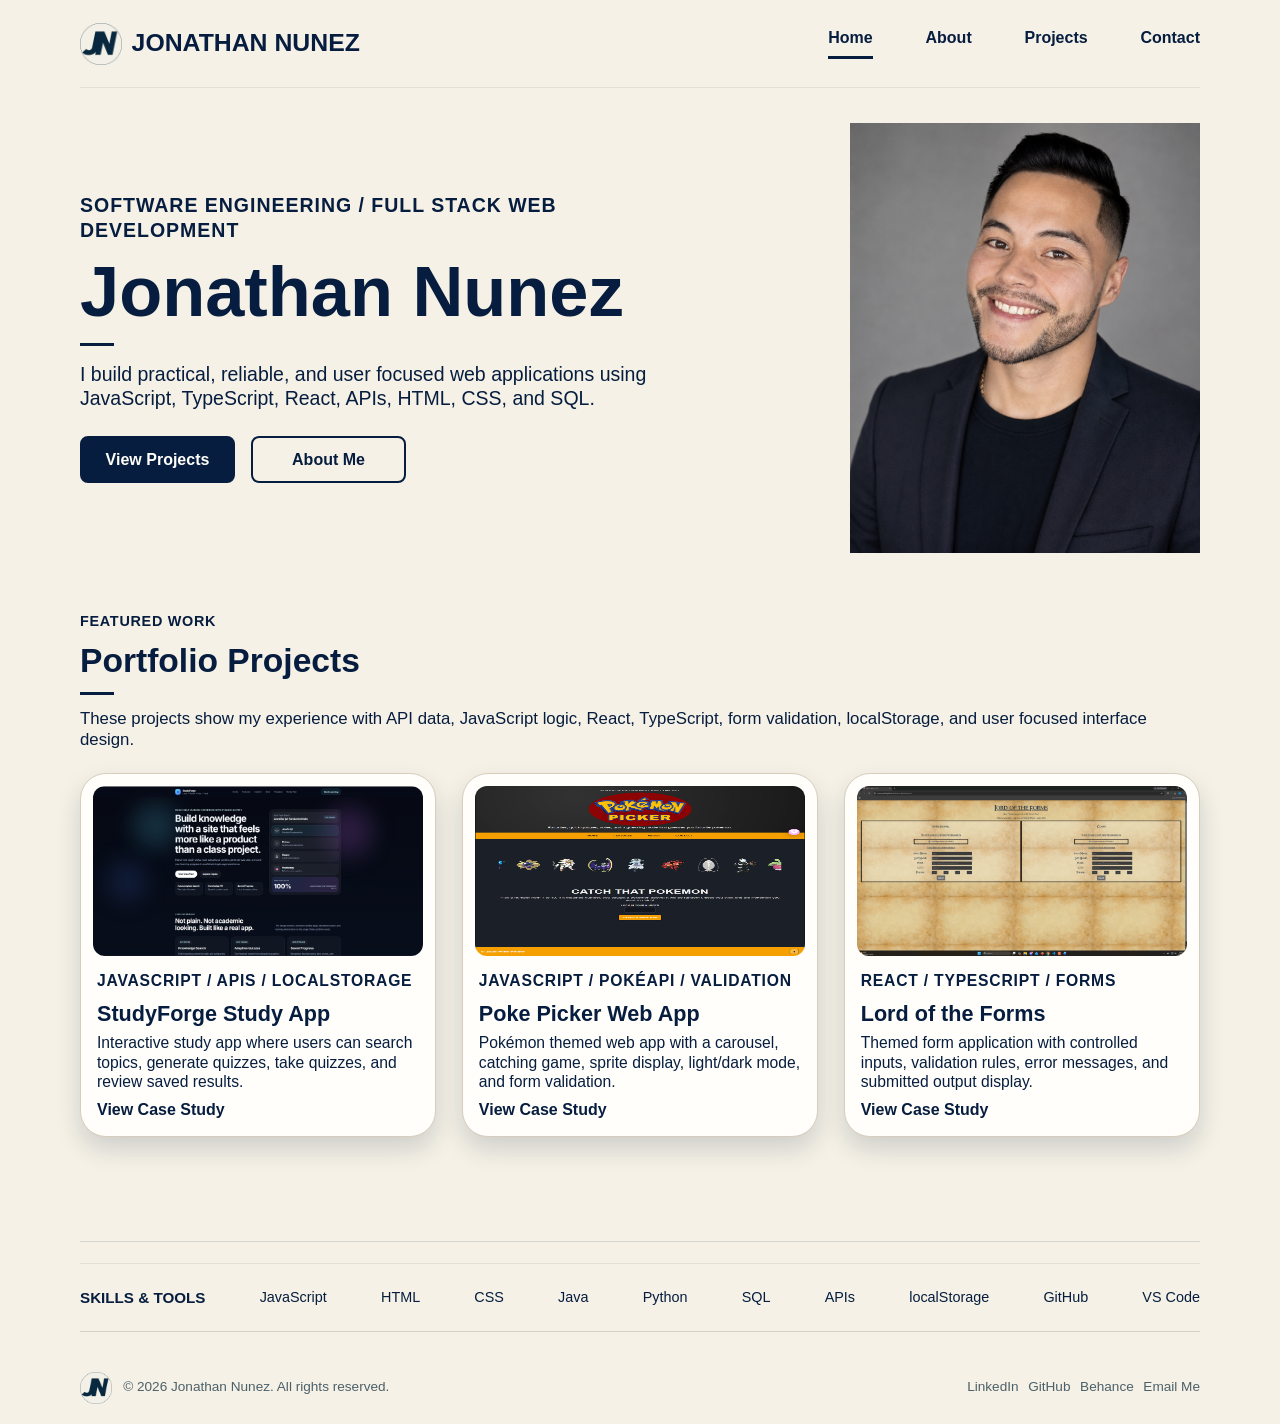
<file: index.html>
<!doctype html>
<html lang="en">
  <head>
    <meta charset="UTF-8" />
    <meta name="viewport" content="width=device-width, initial-scale=1.0" />

    <meta
      name="description"
      content="Portfolio website for Jonathan Nunez, a full stack web developer focused on software engineering, practical web applications, and user focused interface design."
    />

    <title>Jonathan Nunez | Full Stack Web Developer</title>

    <link rel="stylesheet" href="css/styles.css" />
    <script src="js/main.js" defer></script>
  </head>

  <body>
    <header class="site-header">
      <a href="index.html" class="logo-link" aria-label="Jonathan Nunez home">
        <img
          src="assets/images/jn-logo.png"
          alt="Jonathan Nunez logo"
          class="site-logo"
        />
      </a>

      <nav class="site-nav" aria-label="Main navigation">
        <a href="index.html">Home</a>
        <a href="about.html">About</a>
        <a href="projects.html">Projects</a>
        <a href="contact.html">Contact</a>
      </nav>
    </header>

    <main>
      <section class="hero-section">
        <div class="hero-text">
          <p class="eyebrow">
            Software Engineering / Full Stack Web Development
          </p>

          <h1>Jonathan Nunez</h1>

          <p>
            I build practical, reliable, and user focused web applications using
            JavaScript, TypeScript, React, APIs, HTML, CSS, and SQL.
          </p>

          <div class="button-row">
            <a href="projects.html" class="button primary-button"
              >View Projects</a
            >
            <a href="about.html" class="button secondary-button">About Me</a>
          </div>
        </div>

        <div class="hero-image-card">
          <img
            src="assets/images/headshot.png"
            alt="Headshot of Jonathan Nunez"
          />
        </div>
      </section>

      <section class="intro-section">
        <h2>Full Stack Web Developer</h2>

        <p>
          I am a Navy veteran completing my full stack web development degree at
          Arizona State University. My work focuses on building clean,
          organized, and useful web applications for real users.
        </p>
      </section>

      <section class="featured-section">
        <div class="section-heading">
          <p class="eyebrow">Featured Work</p>
          <h2>Portfolio Projects</h2>
          <p>
            These projects show my experience with API data, JavaScript logic,
            React, TypeScript, form validation, localStorage, and user focused
            interface design.
          </p>
        </div>

        <div class="project-grid">
          <article class="project-card">
            <img
              src="assets/images/projects/studyforge/studyforge-1.png"
              alt="StudyForge study app screenshot"
            />

            <div class="project-card-content">
              <p class="project-type">JavaScript / APIs / localStorage</p>
              <h3>StudyForge Study App</h3>
              <p>
                Interactive study app where users can search topics, generate
                quizzes, take quizzes, and review saved results.
              </p>
              <a href="case-studies/studyforge.html">View Case Study</a>
            </div>
          </article>

          <article class="project-card">
            <img
              src="assets/images/projects/poke-picker/poke-picker-1.png"
              alt="Poke Picker web app screenshot"
            />

            <div class="project-card-content">
              <p class="project-type">JavaScript / PokéAPI / Validation</p>
              <h3>Poke Picker Web App</h3>
              <p>
                Pokémon themed web app with a carousel, catching game, sprite
                display, light/dark mode, and form validation.
              </p>
              <a href="case-studies/poke-picker.html">View Case Study</a>
            </div>
          </article>

          <article class="project-card">
            <img
              src="assets/images/projects/lord-of-the-forms/lord-forms-1.png"
              alt="Lord of the Forms app screenshot"
            />

            <div class="project-card-content">
              <p class="project-type">React / TypeScript / Forms</p>
              <h3>Lord of the Forms</h3>
              <p>
                Themed form application with controlled inputs, validation
                rules, error messages, and submitted output display.
              </p>
              <a href="case-studies/lord-of-the-forms.html">View Case Study</a>
            </div>
          </article>
        </div>
      </section>
    </main>

    <footer class="site-footer">
      <div class="footer-skills">
        <strong>Skills &amp; Tools</strong>
        <span>JavaScript</span>
        <span>HTML</span>
        <span>CSS</span>
        <span>Java</span>
        <span>Python</span>
        <span>SQL</span>
        <span>APIs</span>
        <span>localStorage</span>
        <span>GitHub</span>
        <span>VS Code</span>
      </div>

      <div class="footer-bottom">
        <div class="footer-brand">
          <img src="../assets/images/jn-logo.png" alt="Jonathan Nunez logo" />
          <p>© 2026 Jonathan Nunez. All rights reserved.</p>
        </div>

        <div class="footer-links">
          <a
            href="https://www.linkedin.com/in/jonathanxnunez/"
            target="_blank"
            rel="noopener noreferrer"
            >LinkedIn</a
          >
          <a
            href="https://github.com/jonnunez03"
            target="_blank"
            rel="noopener noreferrer"
            >GitHub</a
          >
          <a
            href="https://www.behance.net/jonathannunez20"
            target="_blank"
            rel="noopener noreferrer"
            >Behance</a
          >
          <a href="mailto:Jonathan_nunez@live.com">Email Me</a>
        </div>
      </div>
    </footer>
  </body>
</html>
</file>
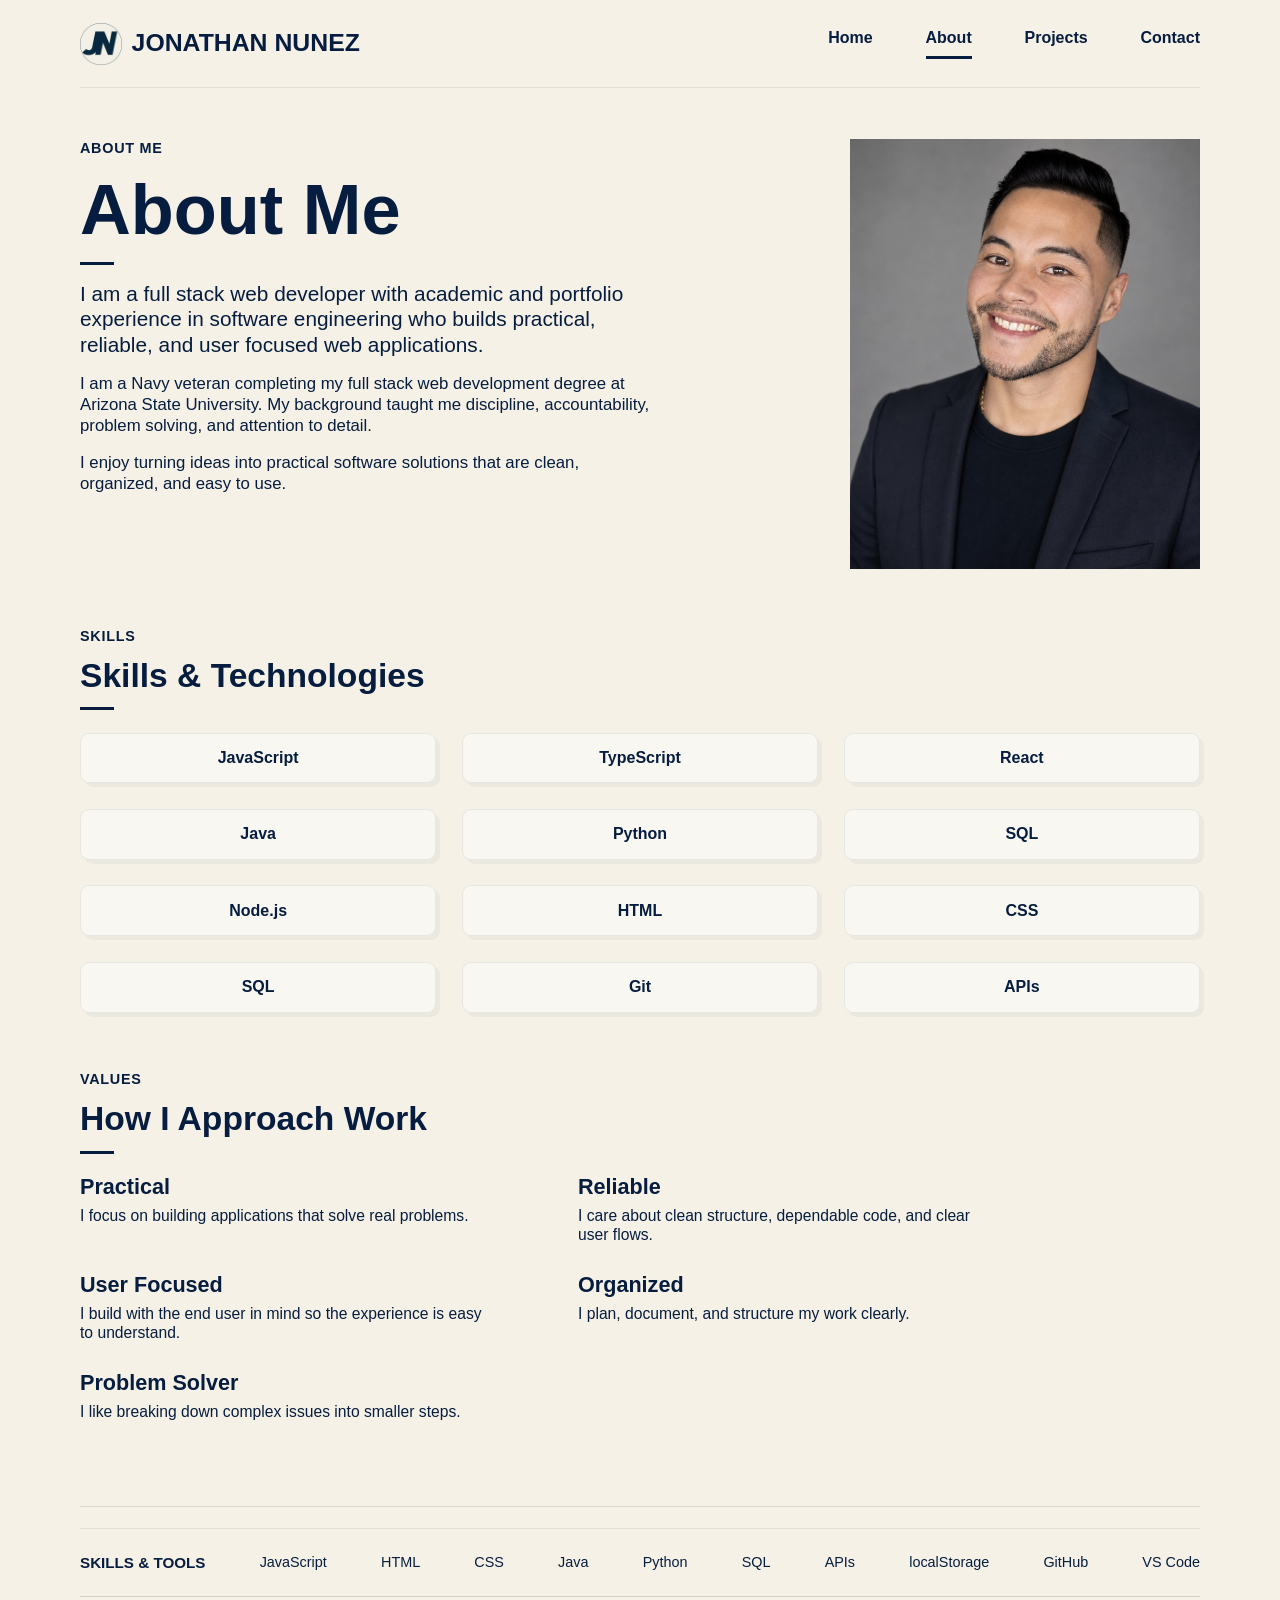
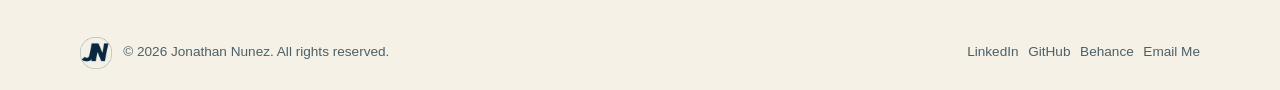
<file: about.html>
<!doctype html>
<html lang="en">
  <head>
    <meta charset="UTF-8" />
    <meta name="viewport" content="width=device-width, initial-scale=1.0" />

    <meta
      name="description"
      content="About Jonathan Nunez, a Navy veteran and full stack web developer focused on practical, reliable, and user focused web applications."
    />

    <title>About | Jonathan Nunez</title>

    <link rel="stylesheet" href="css/styles.css" />
    <script src="js/main.js" defer></script>
  </head>

  <body>
    <header class="site-header">
      <a href="index.html" class="logo-link" aria-label="Jonathan Nunez home">
        <img
          src="assets/images/jn-logo.png"
          alt="Jonathan Nunez logo"
          class="site-logo"
        />
      </a>

      <nav class="site-nav" aria-label="Main navigation">
        <a href="index.html">Home</a>
        <a href="about.html">About</a>
        <a href="projects.html">Projects</a>
        <a href="contact.html">Contact</a>
      </nav>
    </header>

    <main>
      <section class="page-hero two-column">
        <div>
          <p class="eyebrow">About Me</p>

          <h1>About Me</h1>

          <p class="large-text">
            I am a full stack web developer with academic and portfolio
            experience in software engineering who builds practical, reliable,
            and user focused web applications.
          </p>

          <p>
            I am a Navy veteran completing my full stack web development degree
            at Arizona State University. My background taught me discipline,
            accountability, problem solving, and attention to detail.
          </p>

          <p>
            I enjoy turning ideas into practical software solutions that are
            clean, organized, and easy to use.
          </p>
        </div>

        <div class="about-image-card">
          <img
            src="assets/images/headshot.png"
            alt="Headshot of Jonathan Nunez"
          />
        </div>
      </section>

      <section class="section">
        <div class="section-heading">
          <p class="eyebrow">Skills</p>
          <h2>Skills & Technologies</h2>
        </div>

        <div class="skills-grid">
          <span>JavaScript</span>
          <span>TypeScript</span>
          <span>React</span>
          <span>Java</span>
          <span>Python</span>
          <span>SQL</span>
          <span>Node.js</span>
          <span>HTML</span>
          <span>CSS</span>
          <span>SQL</span>
          <span>Git</span>
          <span>APIs</span>
        </div>
      </section>

      <section class="section">
        <div class="section-heading">
          <p class="eyebrow">Values</p>
          <h2>How I Approach Work</h2>
        </div>

        <div class="values-grid">
          <article>
            <h3>Practical</h3>
            <p>I focus on building applications that solve real problems.</p>
          </article>

          <article>
            <h3>Reliable</h3>
            <p>
              I care about clean structure, dependable code, and clear user
              flows.
            </p>
          </article>

          <article>
            <h3>User Focused</h3>
            <p>
              I build with the end user in mind so the experience is easy to
              understand.
            </p>
          </article>

          <article>
            <h3>Organized</h3>
            <p>I plan, document, and structure my work clearly.</p>
          </article>

          <article>
            <h3>Problem Solver</h3>
            <p>I like breaking down complex issues into smaller steps.</p>
          </article>
        </div>
      </section>
    </main>

    <footer class="site-footer">
      <div class="footer-skills">
        <strong>Skills &amp; Tools</strong>
        <span>JavaScript</span>
        <span>HTML</span>
        <span>CSS</span>
        <span>Java</span>
        <span>Python</span>
        <span>SQL</span>
        <span>APIs</span>
        <span>localStorage</span>
        <span>GitHub</span>
        <span>VS Code</span>
      </div>

      <div class="footer-bottom">
        <div class="footer-brand">
          <img src="../assets/images/jn-logo.png" alt="Jonathan Nunez logo" />
          <p>© 2026 Jonathan Nunez. All rights reserved.</p>
        </div>

        <div class="footer-links">
          <a
            href="https://www.linkedin.com/in/jonathanxnunez/"
            target="_blank"
            rel="noopener noreferrer"
            >LinkedIn</a
          >
          <a
            href="https://github.com/jonnunez03"
            target="_blank"
            rel="noopener noreferrer"
            >GitHub</a
          >
          <a
            href="https://www.behance.net/jonathannunez20"
            target="_blank"
            rel="noopener noreferrer"
            >Behance</a
          >
          <a href="mailto:Jonathan_nunez@live.com">Email Me</a>
        </div>
      </div>
    </footer>
  </body>
</html>
</file>
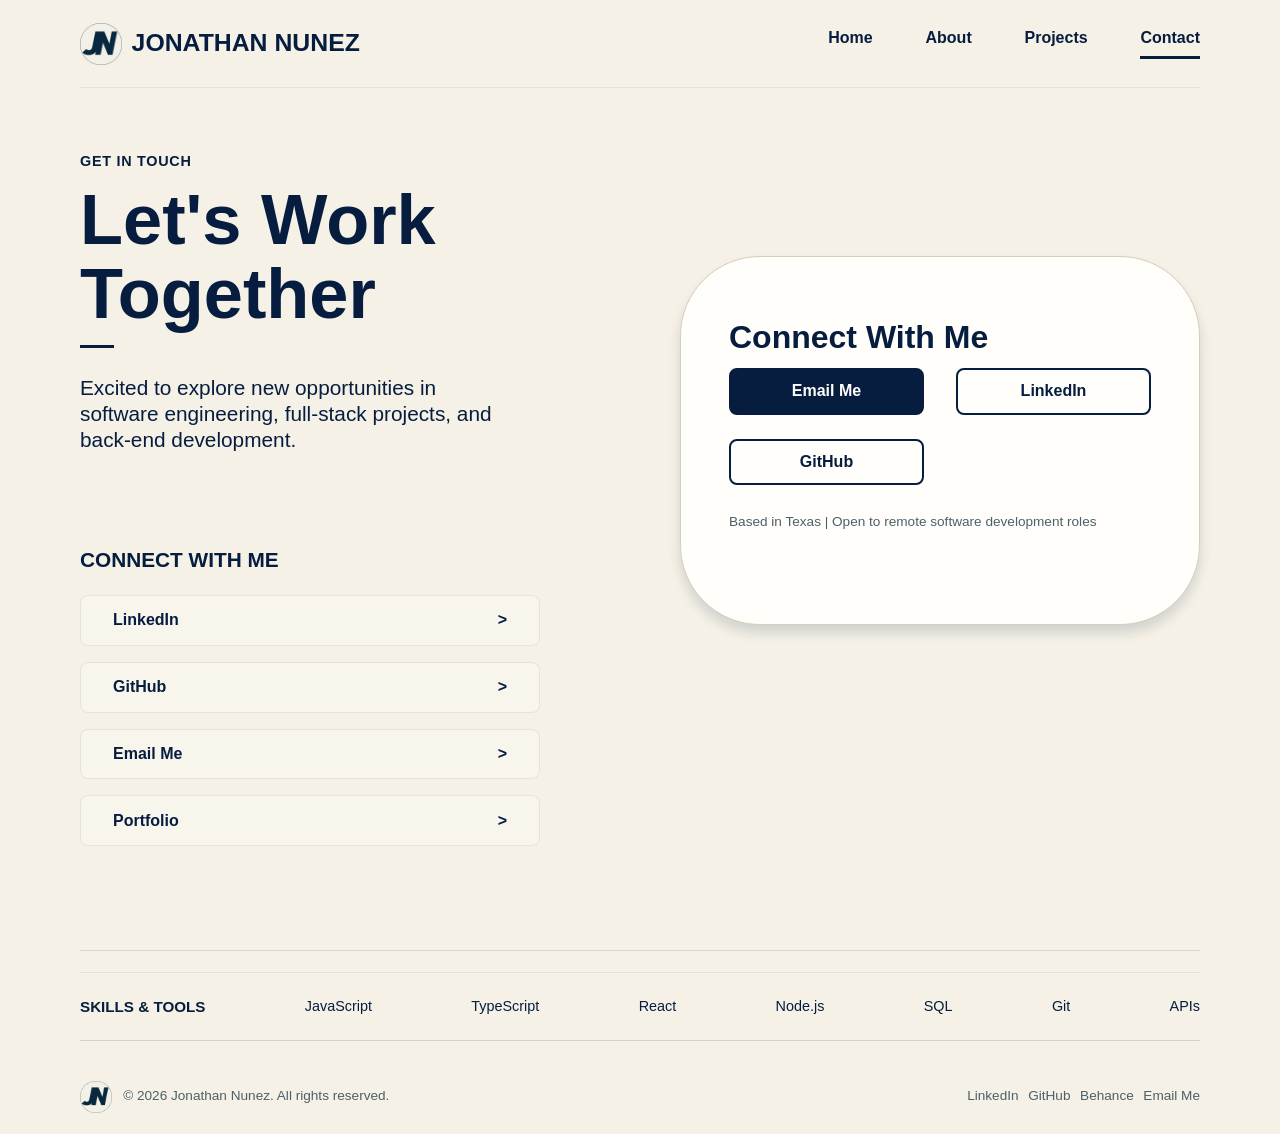
<file: contact.html>
<!doctype html>
<html lang="en">
  <head>
    <meta charset="UTF-8" />
    <meta name="viewport" content="width=device-width, initial-scale=1.0" />

    <meta
      name="description"
      content="Contact Jonathan Nunez for software engineering, full-stack projects, and back-end development opportunities."
    />

    <title>Contact | Jonathan Nunez</title>

    <link rel="stylesheet" href="css/styles.css" />
    <script src="js/main.js" defer></script>
  </head>

  <body>
    <header class="site-header">
      <a href="index.html" class="logo-link" aria-label="Jonathan Nunez home">
        <img
          src="assets/images/jn-logo.png"
          alt="Jonathan Nunez logo"
          class="site-logo"
        />
      </a>

      <nav class="site-nav" aria-label="Main navigation">
        <a href="index.html">Home</a>
        <a href="about.html">About</a>
        <a href="projects.html">Projects</a>
        <a href="contact.html">Contact</a>
      </nav>
    </header>

    <main>
      <section class="contact-page">
        <div class="contact-left">
          <p class="eyebrow">Get In Touch</p>

          <h1>Let's Work Together</h1>

          <p class="large-text">
            Excited to explore new opportunities in software engineering,
            full-stack projects, and back-end development.
          </p>

          <div class="contact-links">
            <h2>Connect With Me</h2>

            <a
              href="https://www.linkedin.com/in/jonathanxnunez/"
              target="_blank"
              >LinkedIn <span>&gt;</span></a
            >
            <a href="https://github.com/jonnunez03" target="_blank"
              >GitHub <span>&gt;</span></a
            >
            <a href="mailto:Jonathan_nunez@live.com"
              >Email Me <span>&gt;</span></a
            >
            <a href="https://www.behance.net/jonathannunez20" target="_blank"
              >Portfolio <span>&gt;</span></a
            >
          </div>
        </div>

        <div class="contact-panel">
          <h2>Connect With Me</h2>

          <div class="contact-button-grid">
            <a
              class="button primary-button"
              href="mailto:Jonathan_nunez@live.com"
              >Email Me</a
            >
            <a
              class="button secondary-button"
              href="https://www.linkedin.com/in/jonathanxnunez/"
              target="_blank"
              >LinkedIn</a
            >
            <a
              class="button secondary-button"
              href="https://github.com/jonnunez03"
              target="_blank"
              >GitHub</a
            >
          </div>

          <p class="contact-note">
            Based in Texas | Open to remote software development roles
          </p>
        </div>
      </section>
    </main>

    <footer class="site-footer">
      <div class="footer-skills">
        <strong>Skills &amp; Tools</strong>
        <span>JavaScript</span>
        <span>TypeScript</span>
        <span>React</span>
        <span>Node.js</span>
        <span>SQL</span>
        <span>Git</span>
        <span>APIs</span>
      </div>

      <div class="footer-bottom">
        <div class="footer-brand">
          <img src="assets/images/jn-logo.png" alt="Jonathan Nunez logo" />
          <p>© 2026 Jonathan Nunez. All rights reserved.</p>
        </div>

        <div class="footer-links">
          <a
            href="https://www.linkedin.com/in/jonathanxnunez/"
            target="_blank"
            rel="noopener noreferrer"
            >LinkedIn</a
          >
          <a
            href="https://github.com/jonnunez03"
            target="_blank"
            rel="noopener noreferrer"
            >GitHub</a
          >
          <a
            href="https://www.behance.net/jonathannunez20"
            target="_blank"
            rel="noopener noreferrer"
            >Behance</a
          >
          <a href="mailto:Jonathan_nunez@live.com">Email Me</a>
        </div>
      </div>
    </footer>
  </body>
</html>
</file>
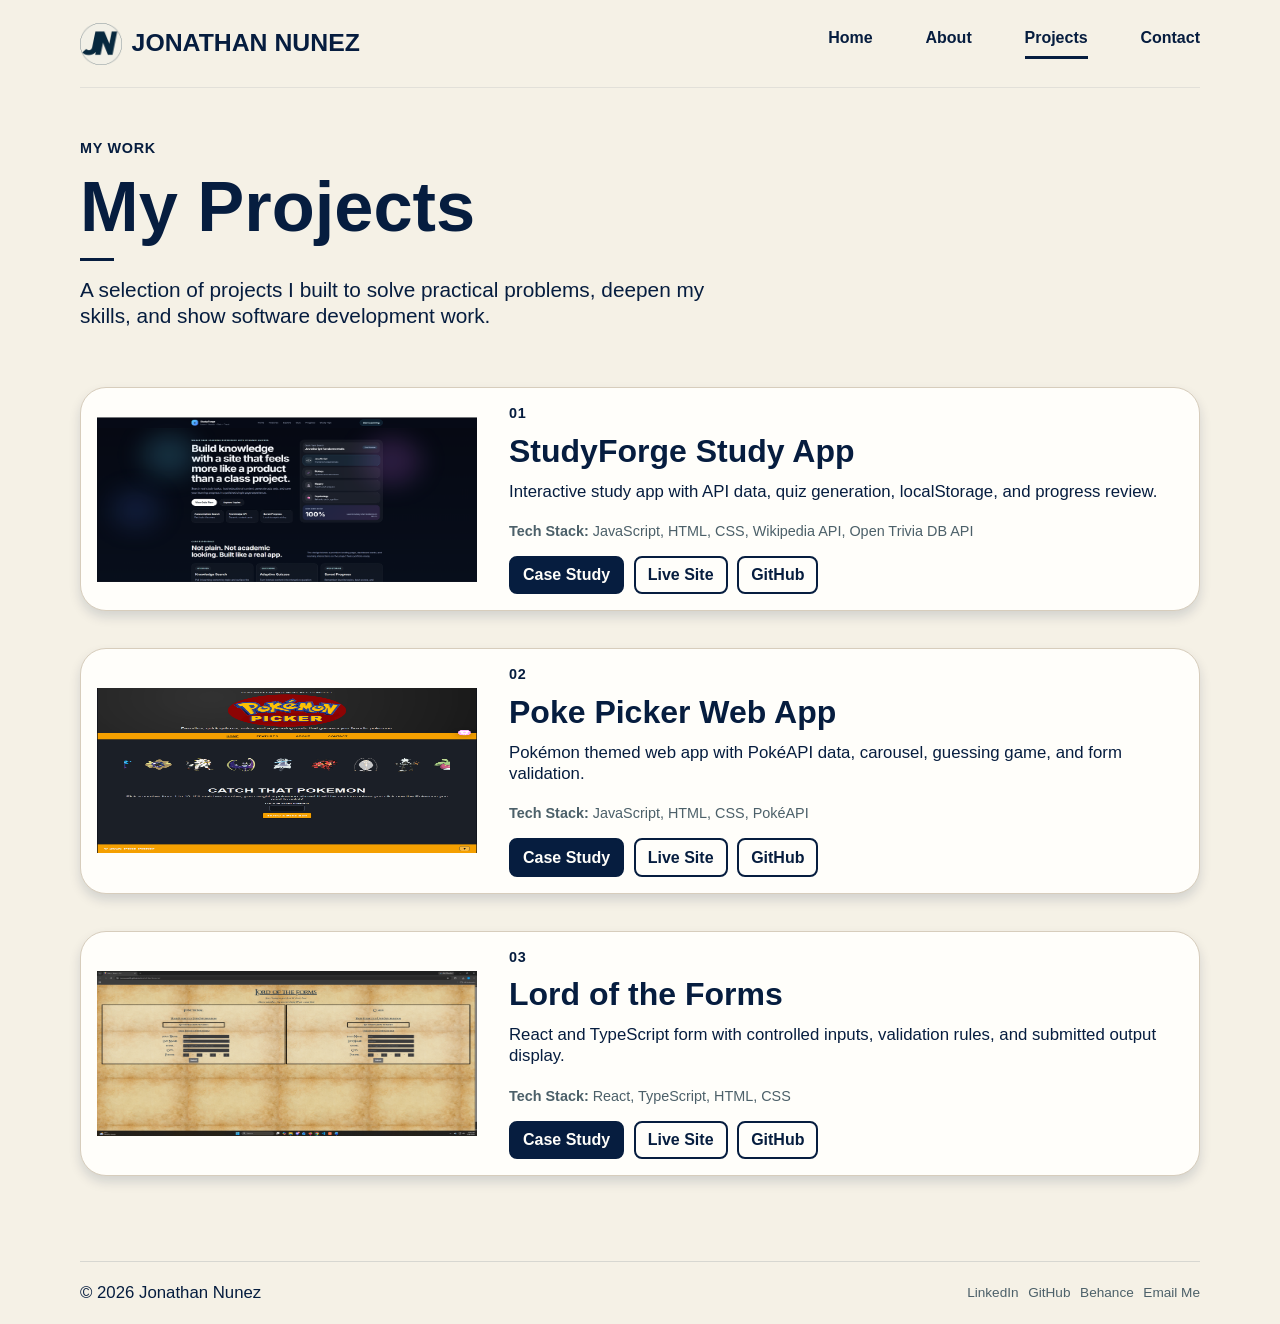
<file: projects.html>
<!doctype html>
<html lang="en">
  <head>
    <meta charset="UTF-8" />
    <meta name="viewport" content="width=device-width, initial-scale=1.0" />

    <meta
      name="description"
      content="Projects by Jonathan Nunez including StudyForge, Poke Picker, and Lord of the Forms."
    />

    <title>Projects | Jonathan Nunez</title>

    <link rel="stylesheet" href="css/styles.css" />
    <script src="js/main.js" defer></script>
  </head>

  <body>
    <header class="site-header">
      <a href="index.html" class="logo-link" aria-label="Jonathan Nunez home">
        <img
          src="assets/images/jn-logo.png"
          alt="Jonathan Nunez logo"
          class="site-logo"
        />
      </a>

      <nav class="site-nav" aria-label="Main navigation">
        <a href="index.html">Home</a>
        <a href="about.html">About</a>
        <a href="projects.html">Projects</a>
        <a href="contact.html">Contact</a>
      </nav>
    </header>

    <main>
      <section class="page-hero">
        <p class="eyebrow">My Work</p>

        <h1>My Projects</h1>

        <p class="large-text">
          A selection of projects I built to solve practical problems, deepen my
          skills, and show software development work.
        </p>
      </section>

      <section class="section">
        <div class="project-list">
          <article class="project-list-card">
            <img
              src="assets/images/projects/studyforge/studyforge-1.png"
              alt="StudyForge study app screenshot"
            />

            <div>
              <p class="project-number">01</p>
              <h2>StudyForge Study App</h2>

              <p>
                Interactive study app with API data, quiz generation,
                localStorage, and progress review.
              </p>

              <p class="tech-stack">
                <strong>Tech Stack:</strong> JavaScript, HTML, CSS, Wikipedia
                API, Open Trivia DB API
              </p>

              <div class="button-row">
                <a
                  class="button primary-button"
                  href="case-studies/studyforge.html"
                  >Case Study</a
                >
                <a
                  class="button secondary-button"
                  href="https://jonnunez03.github.io/studyforge/"
                  target="_blank"
                  >Live Site</a
                >
                <a
                  class="button secondary-button"
                  href="https://github.com/jonnunez03/studyforge"
                  target="_blank"
                  >GitHub</a
                >
              </div>
            </div>
          </article>

          <article class="project-list-card">
            <img
              src="assets/images/projects/poke-picker/poke-picker-1.png"
              alt="Poke Picker web app screenshot"
            />

            <div>
              <p class="project-number">02</p>
              <h2>Poke Picker Web App</h2>

              <p>
                Pokémon themed web app with PokéAPI data, carousel, guessing
                game, and form validation.
              </p>

              <p class="tech-stack">
                <strong>Tech Stack:</strong> JavaScript, HTML, CSS, PokéAPI
              </p>

              <div class="button-row">
                <a
                  class="button primary-button"
                  href="case-studies/poke-picker.html"
                  >Case Study</a
                >
                <a
                  class="button secondary-button"
                  href="https://jonnunez03.github.io/poke-picker-web-app/"
                  target="_blank"
                  >Live Site</a
                >
                <a
                  class="button secondary-button"
                  href="https://github.com/jonnunez03/poke-picker-web-app"
                  target="_blank"
                  >GitHub</a
                >
              </div>
            </div>
          </article>

          <article class="project-list-card">
            <img
              src="assets/images/projects/lord-of-the-forms/lord-forms-1.png"
              alt="Lord of the Forms app screenshot"
            />

            <div>
              <p class="project-number">03</p>
              <h2>Lord of the Forms</h2>

              <p>
                React and TypeScript form with controlled inputs, validation
                rules, and submitted output display.
              </p>

              <p class="tech-stack">
                <strong>Tech Stack:</strong> React, TypeScript, HTML, CSS
              </p>

              <div class="button-row">
                <a
                  class="button primary-button"
                  href="case-studies/lord-of-the-forms.html"
                  >Case Study</a
                >
                <a
                  class="button secondary-button"
                  href="https://jonnunez03.github.io/lord-of-the-forms-ts/"
                  target="_blank"
                  >Live Site</a
                >
                <a
                  class="button secondary-button"
                  href="https://github.com/jonnunez03/lord-of-the-forms-ts"
                  target="_blank"
                  >GitHub</a
                >
              </div>
            </div>
          </article>
        </div>
      </section>
    </main>

    <footer class="site-footer">
      <p>© 2026 Jonathan Nunez</p>

      <div class="footer-links">
        <a
          href="https://www.linkedin.com/in/jonathanxnunez/"
          target="_blank"
          rel="noopener noreferrer"
          >LinkedIn</a
        >
        <a
          href="https://github.com/jonnunez03"
          target="_blank"
          rel="noopener noreferrer"
          >GitHub</a
        >
        <a
          href="https://www.behance.net/jonathannunez20"
          target="_blank"
          rel="noopener noreferrer"
          >Behance</a
        >
        <a href="mailto:Jonathan_nunez@live.com">Email Me</a>
      </div>
    </footer>
  </body>
</html>
</file>
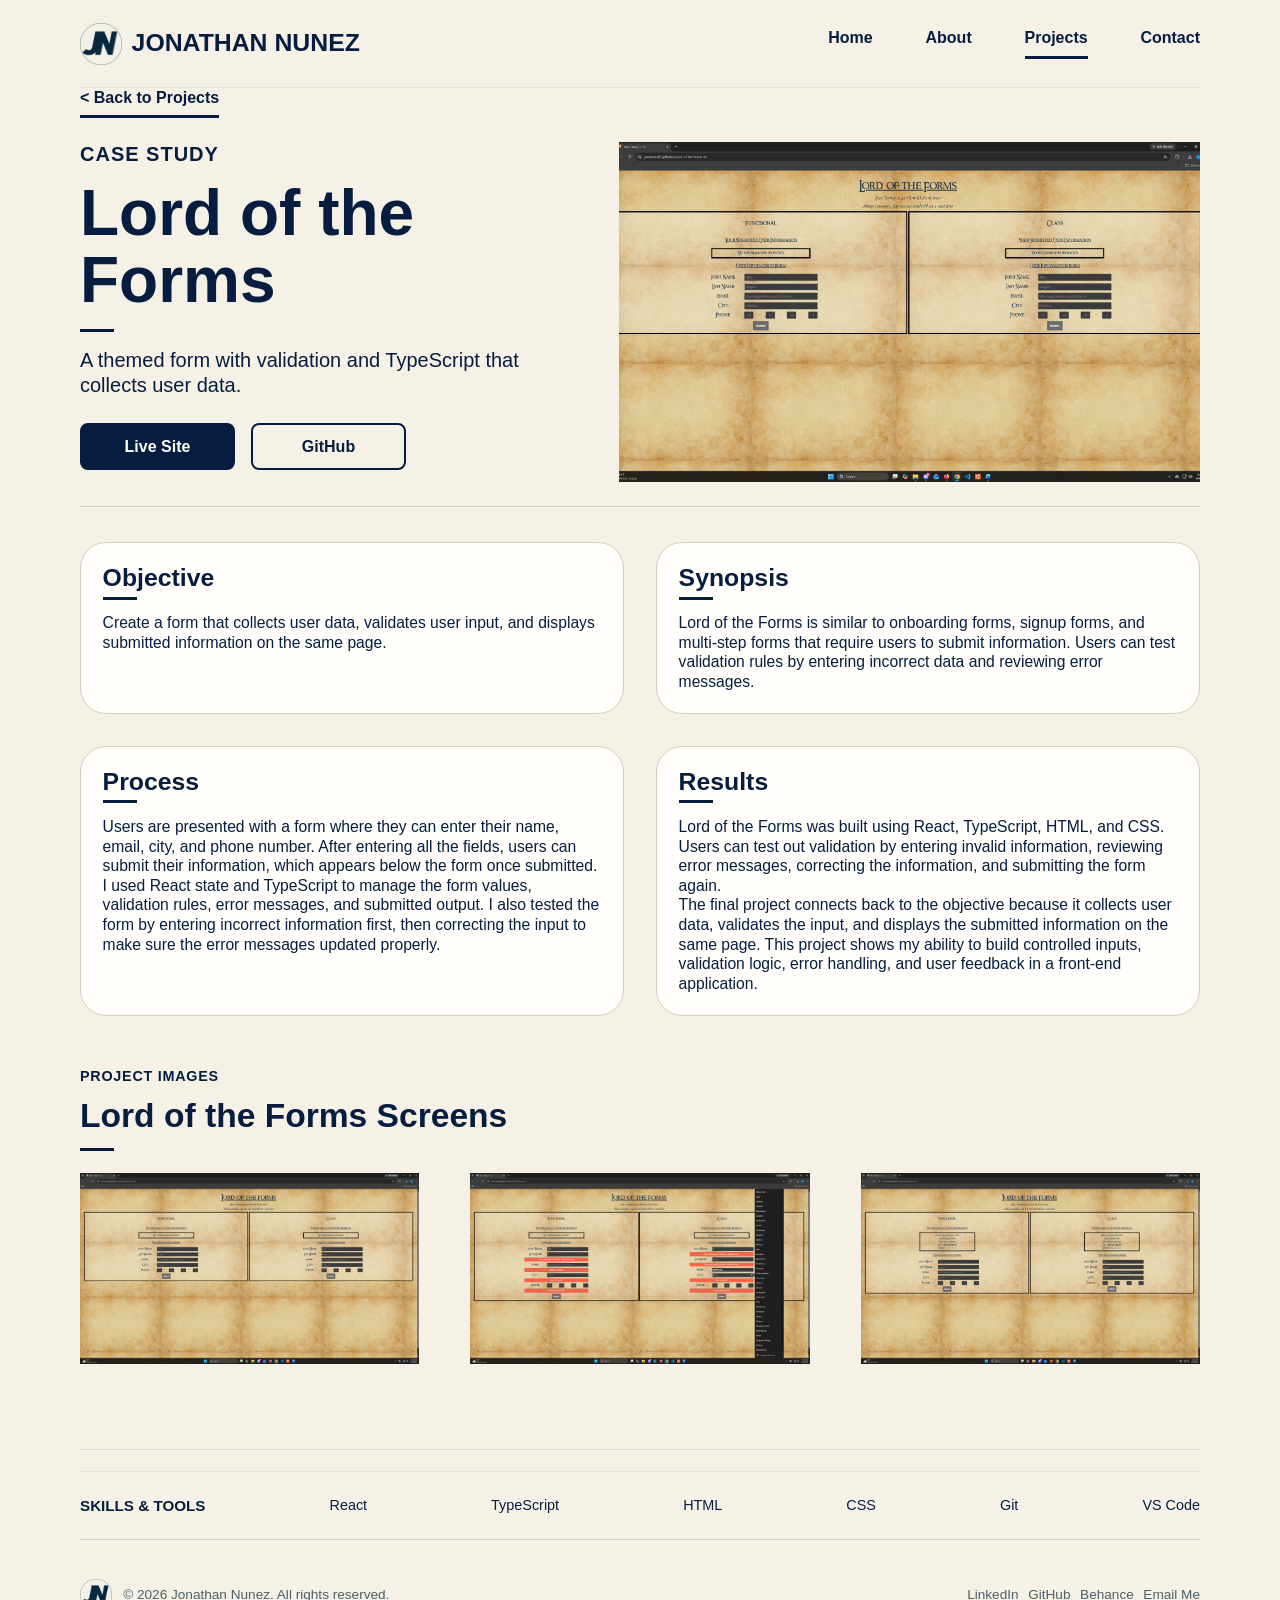
<file: case-studies/lord-of-the-forms.html>
<!doctype html>
<html lang="en">
  <head>
    <meta charset="UTF-8" />
    <meta name="viewport" content="width=device-width, initial-scale=1.0" />

    <meta
      name="description"
      content="Lord of the Forms case study by Jonathan Nunez. A React and TypeScript form app with controlled inputs, validation, error messages, and submitted output."
    />

    <title>Lord of the Forms Case Study | Jonathan Nunez</title>

    <link rel="stylesheet" href="../css/styles.css" />
    <script src="../js/main.js" defer></script>
  </head>

  <body>
    <header class="site-header">
      <a
        href="../index.html"
        class="logo-link"
        aria-label="Jonathan Nunez home"
      >
        <img
          src="../assets/images/jn-logo.png"
          alt="Jonathan Nunez logo"
          class="site-logo"
        />
      </a>

      <nav class="site-nav" aria-label="Main navigation">
        <a href="../index.html">Home</a>
        <a href="../about.html">About</a>
        <a href="../projects.html">Projects</a>
        <a href="../contact.html">Contact</a>
      </nav>
    </header>

    <main>
      <div class="site-nav">
        <a href="../projects.html">&lt; Back to Projects</a>
      </div>
      <section class="case-hero">
        <div>
          <p class="eyebrow">Case Study</p>
          <h1>Lord of the Forms</h1>

          <p class="large-text">
            A themed form with validation and TypeScript that collects user
            data.
          </p>

          <div class="button-row">
            <a
              class="button primary-button"
              href="https://jonnunez03.github.io/lord-of-the-forms-ts/"
              target="_blank"
              >Live Site</a
            >
            <a
              class="button secondary-button"
              href="https://github.com/jonnunez03/lord-of-the-forms-ts"
              target="_blank"
              >GitHub</a
            >
          </div>
        </div>

        <img
          src="../assets/images/projects/lord-of-the-forms/lord-forms-1.png"
          alt="Lord of the Forms homepage screenshot"
          class="case-hero-image"
        />
      </section>

      <section class="case-content">
        <article>
          <h2>Objective</h2>
          <p>
            Create a form that collects user data, validates user input, and
            displays submitted information on the same page.
          </p>
        </article>

        <article>
          <h2>Synopsis</h2>
          <p>
            Lord of the Forms is similar to onboarding forms, signup forms, and
            multi-step forms that require users to submit information. Users can
            test validation rules by entering incorrect data and reviewing error
            messages.
          </p>
        </article>

        <article>
          <h2>Process</h2>
          <p>
            Users are presented with a form where they can enter their name,
            email, city, and phone number. After entering all the fields, users
            can submit their information, which appears below the form once
            submitted.
          </p>

          <p>
            I used React state and TypeScript to manage the form values,
            validation rules, error messages, and submitted output. I also
            tested the form by entering incorrect information first, then
            correcting the input to make sure the error messages updated
            properly.
          </p>
        </article>

        <article>
          <h2>Results</h2>
          <p>
            Lord of the Forms was built using React, TypeScript, HTML, and CSS.
            Users can test out validation by entering invalid information,
            reviewing error messages, correcting the information, and submitting
            the form again.
          </p>

          <p>
            The final project connects back to the objective because it collects
            user data, validates the input, and displays the submitted
            information on the same page. This project shows my ability to build
            controlled inputs, validation logic, error handling, and user
            feedback in a front-end application.
          </p>
        </article>
      </section>

      <section class="section">
        <div class="section-heading">
          <p class="eyebrow">Project Images</p>
          <h2>Lord of the Forms Screens</h2>
        </div>

        <div class="image-grid">
          <figure>
            <img
              src="../assets/images/projects/lord-of-the-forms/lord-forms-1.png"
              alt="Lord of the Forms main form screenshot"
            />
            <figcaption>Main form interface.</figcaption>
          </figure>

          <figure>
            <img
              src="../assets/images/projects/lord-of-the-forms/lord-forms-2.png"
              alt="Lord of the Forms validation screenshot"
            />
            <figcaption>Validation and error message testing.</figcaption>
          </figure>

          <figure>
            <img
              src="../assets/images/projects/lord-of-the-forms/lord-forms-3.png"
              alt="Lord of the Forms submitted output screenshot"
            />
            <figcaption>Submitted output display.</figcaption>
          </figure>
        </div>
      </section>
    </main>

    <footer class="site-footer">
      <div class="footer-skills">
        <strong>Skills &amp; Tools</strong>
        <span>React</span>
        <span>TypeScript</span>
        <span>HTML</span>
        <span>CSS</span>
        <span>Git</span>
        <span>VS Code</span>
      </div>

      <div class="footer-bottom">
        <div class="footer-brand">
          <img src="../assets/images/jn-logo.png" alt="Jonathan Nunez logo" />
          <p>© 2026 Jonathan Nunez. All rights reserved.</p>
        </div>

        <div class="footer-links">
          <a
            href="https://www.linkedin.com/in/jonathanxnunez/"
            target="_blank"
            rel="noopener noreferrer"
            >LinkedIn</a
          >
          <a
            href="https://github.com/jonnunez03"
            target="_blank"
            rel="noopener noreferrer"
            >GitHub</a
          >
          <a
            href="https://www.behance.net/jonathannunez20"
            target="_blank"
            rel="noopener noreferrer"
            >Behance</a
          >
          <a href="mailto:Jonathan_nunez@live.com">Email Me</a>
        </div>
      </div>
    </footer>
  </body>
</html>
</file>
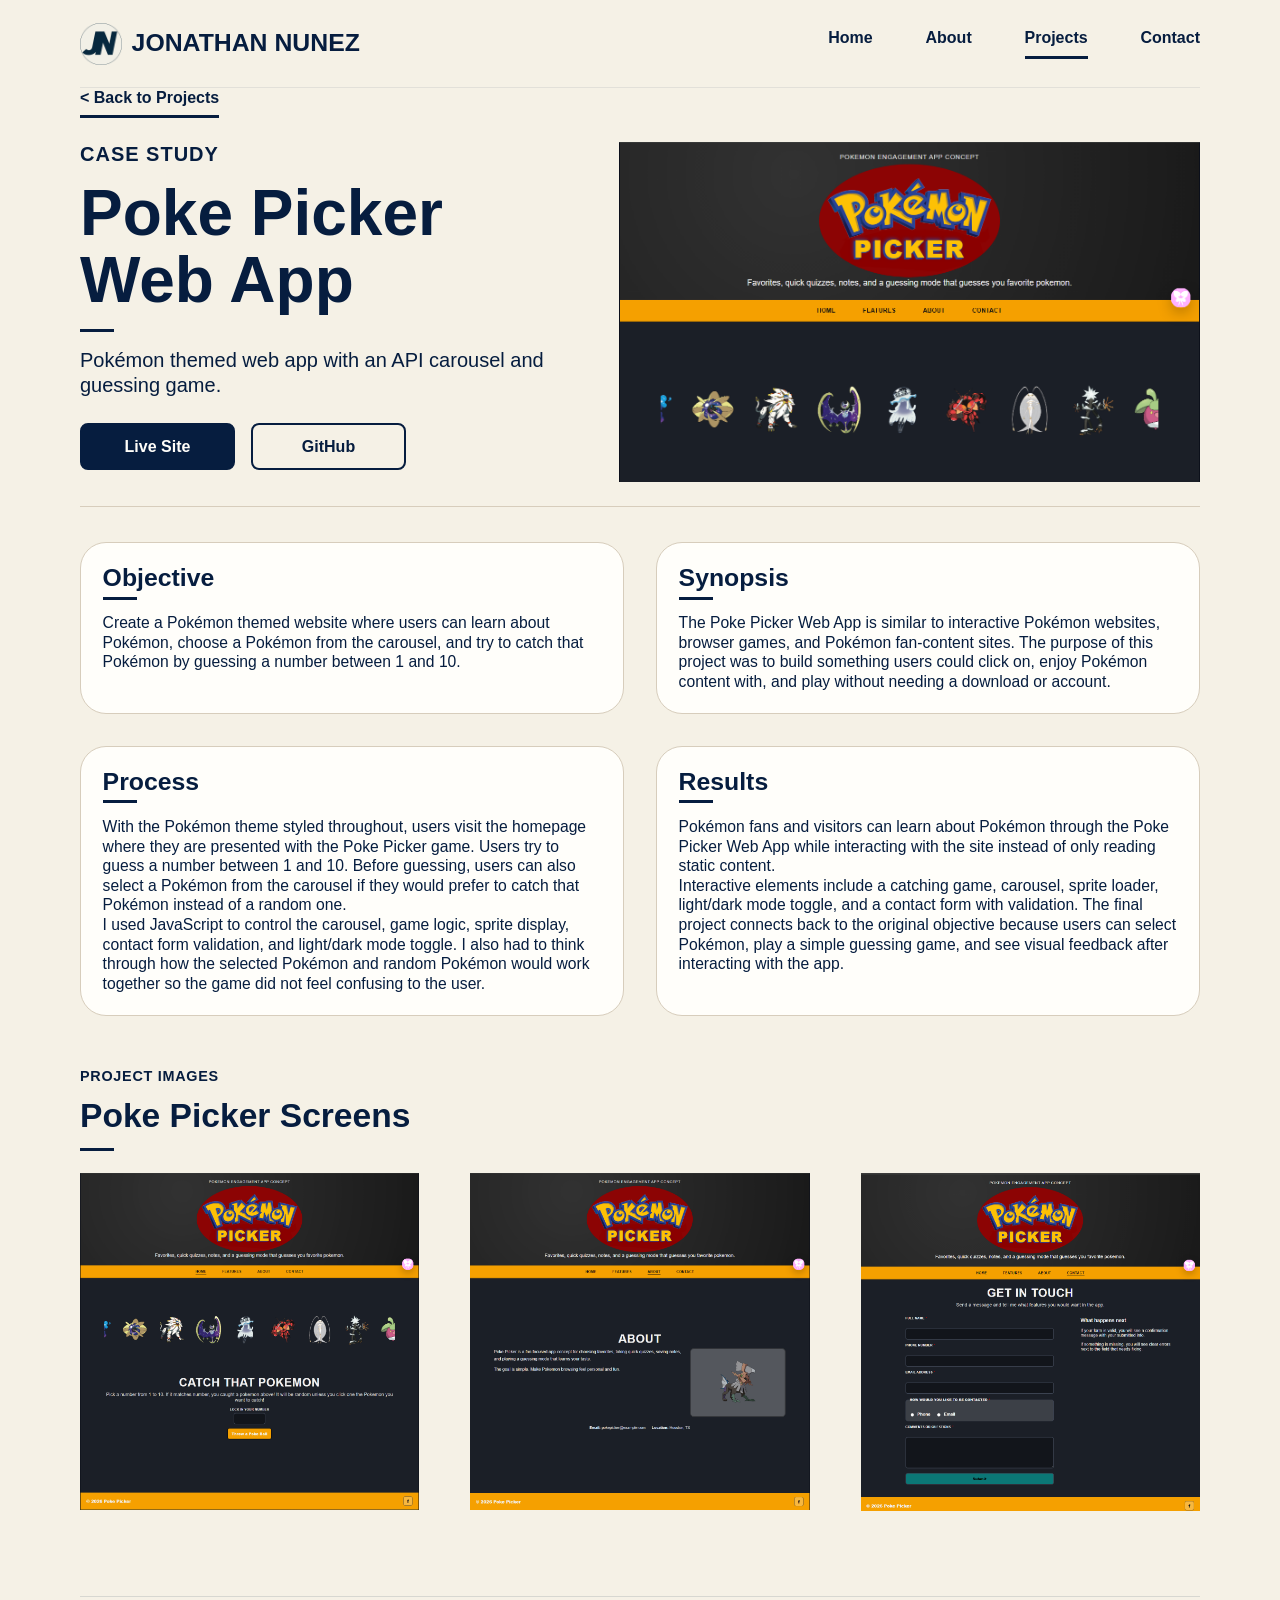
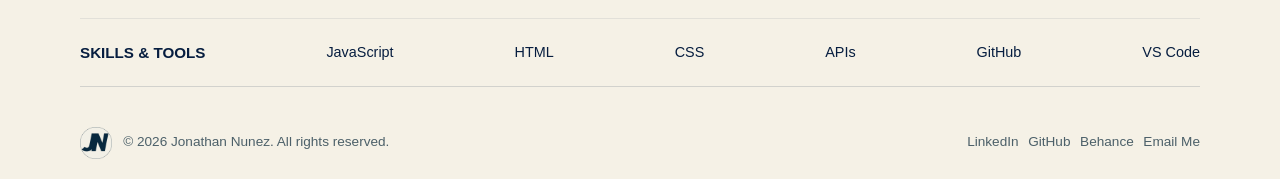
<file: case-studies/poke-picker.html>
<!doctype html>
<html lang="en">
  <head>
    <meta charset="UTF-8" />
    <meta name="viewport" content="width=device-width, initial-scale=1.0" />

    <meta
      name="description"
      content="Poke Picker case study by Jonathan Nunez. A Pokémon themed web app using JavaScript, PokéAPI, carousel logic, a guessing game, and form validation."
    />

    <title>Poke Picker Case Study | Jonathan Nunez</title>

    <link rel="stylesheet" href="../css/styles.css" />
    <script src="../js/main.js" defer></script>
  </head>

  <body>
    <header class="site-header">
      <a
        href="../index.html"
        class="logo-link"
        aria-label="Jonathan Nunez home"
      >
        <img
          src="../assets/images/jn-logo.png"
          alt="Jonathan Nunez logo"
          class="site-logo"
        />
      </a>

      <nav class="site-nav" aria-label="Main navigation">
        <a href="../index.html">Home</a>
        <a href="../about.html">About</a>
        <a href="../projects.html">Projects</a>
        <a href="../contact.html">Contact</a>
      </nav>
    </header>

    <main>
      <div class="site-nav">
        <a href="../projects.html">&lt; Back to Projects</a>
      </div>
      <section class="case-hero">
        <div>
          <p class="eyebrow">Case Study</p>
          <h1>Poke Picker Web App</h1>

          <p class="large-text">
            Pokémon themed web app with an API carousel and guessing game.
          </p>

          <div class="button-row">
            <a
              class="button primary-button"
              href="https://jonnunez03.github.io/poke-picker-web-app/"
              target="_blank"
              >Live Site</a
            >
            <a
              class="button secondary-button"
              href="https://github.com/jonnunez03/poke-picker-web-app"
              target="_blank"
              >GitHub</a
            >
          </div>
        </div>

        <img
          src="../assets/images/projects/poke-picker/poke-picker-1.png"
          alt="Poke Picker homepage screenshot"
          class="case-hero-image"
        />
      </section>

      <section class="case-content">
        <article>
          <h2>Objective</h2>
          <p>
            Create a Pokémon themed website where users can learn about Pokémon,
            choose a Pokémon from the carousel, and try to catch that Pokémon by
            guessing a number between 1 and 10.
          </p>
        </article>

        <article>
          <h2>Synopsis</h2>
          <p>
            The Poke Picker Web App is similar to interactive Pokémon websites,
            browser games, and Pokémon fan-content sites. The purpose of this
            project was to build something users could click on, enjoy Pokémon
            content with, and play without needing a download or account.
          </p>
        </article>

        <article>
          <h2>Process</h2>
          <p>
            With the Pokémon theme styled throughout, users visit the homepage
            where they are presented with the Poke Picker game. Users try to
            guess a number between 1 and 10. Before guessing, users can also
            select a Pokémon from the carousel if they would prefer to catch
            that Pokémon instead of a random one.
          </p>

          <p>
            I used JavaScript to control the carousel, game logic, sprite
            display, contact form validation, and light/dark mode toggle. I also
            had to think through how the selected Pokémon and random Pokémon
            would work together so the game did not feel confusing to the user.
          </p>
        </article>

        <article>
          <h2>Results</h2>
          <p>
            Pokémon fans and visitors can learn about Pokémon through the Poke
            Picker Web App while interacting with the site instead of only
            reading static content.
          </p>

          <p>
            Interactive elements include a catching game, carousel, sprite
            loader, light/dark mode toggle, and a contact form with validation.
            The final project connects back to the original objective because
            users can select Pokémon, play a simple guessing game, and see
            visual feedback after interacting with the app.
          </p>
        </article>
      </section>

      <section class="section">
        <div class="section-heading">
          <p class="eyebrow">Project Images</p>
          <h2>Poke Picker Screens</h2>
        </div>

        <div class="image-grid">
          <figure>
            <img
              src="../assets/images/projects/poke-picker/poke-picker-1.png"
              alt="Poke Picker homepage screenshot"
            />
            <figcaption>Poke Picker homepage and main game area.</figcaption>
          </figure>

          <figure>
            <img
              src="../assets/images/projects/poke-picker/poke-picker-2.png"
              alt="Poke Picker carousel screenshot"
            />
            <figcaption>Pokémon carousel and character selection.</figcaption>
          </figure>

          <figure>
            <img
              src="../assets/images/projects/poke-picker/poke-picker-3.png"
              alt="Poke Picker form validation screenshot"
            />
            <figcaption>Contact form and validation features.</figcaption>
          </figure>
        </div>
      </section>
    </main>

    <footer class="site-footer">
      <div class="footer-skills">
        <strong>Skills &amp; Tools</strong>
        <span>JavaScript</span>
        <span>HTML</span>
        <span>CSS</span>
        <span>APIs</span>
        <span>GitHub</span>
        <span>VS Code</span>
      </div>

      <div class="footer-bottom">
        <div class="footer-brand">
          <img src="../assets/images/jn-logo.png" alt="Jonathan Nunez logo" />
          <p>© 2026 Jonathan Nunez. All rights reserved.</p>
        </div>

        <div class="footer-links">
          <a
            href="https://www.linkedin.com/in/jonathanxnunez/"
            target="_blank"
            rel="noopener noreferrer"
            >LinkedIn</a
          >
          <a
            href="https://github.com/jonnunez03"
            target="_blank"
            rel="noopener noreferrer"
            >GitHub</a
          >
          <a
            href="https://www.behance.net/jonathannunez20"
            target="_blank"
            rel="noopener noreferrer"
            >Behance</a
          >
          <a href="mailto:Jonathan_nunez@live.com">Email Me</a>
        </div>
      </div>
    </footer>
  </body>
</html>
</file>
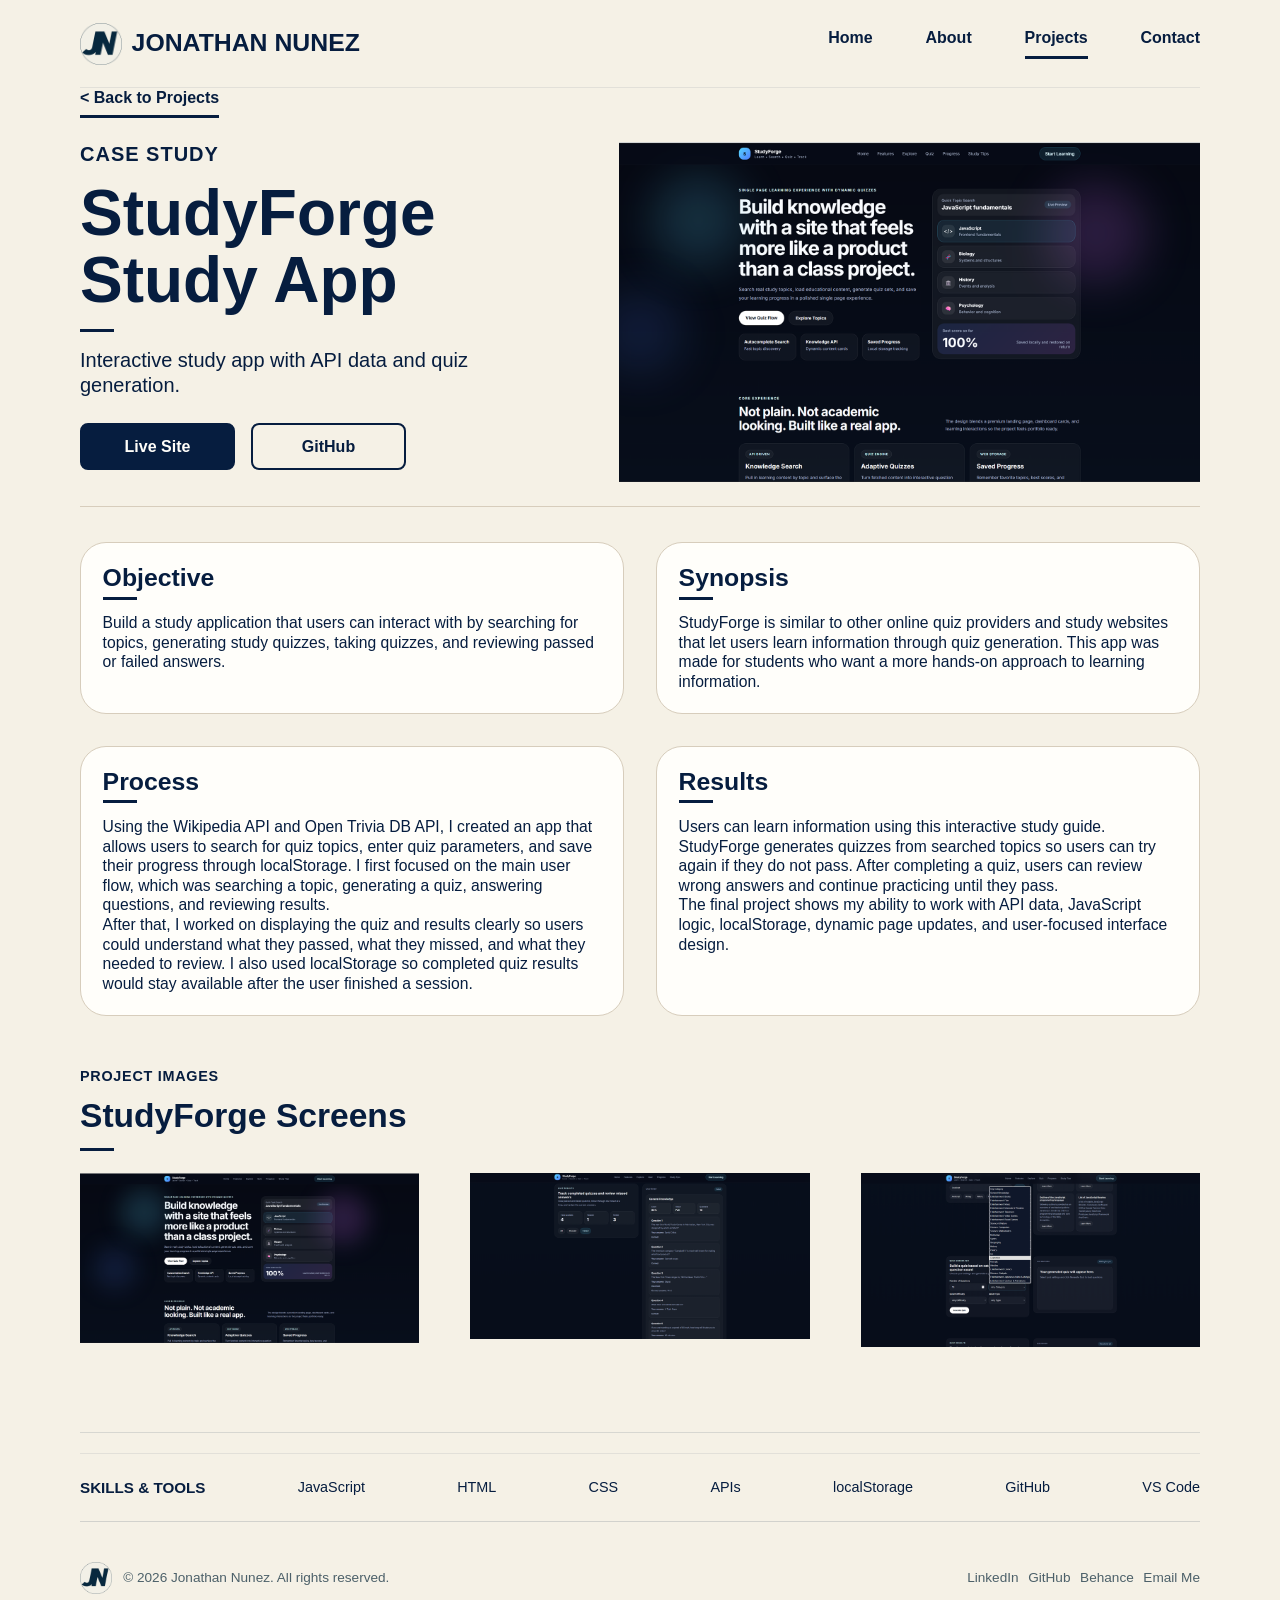
<file: case-studies/studyforge.html>
<!doctype html>
<html lang="en">
  <head>
    <meta charset="UTF-8" />
    <meta name="viewport" content="width=device-width, initial-scale=1.0" />

    <meta
      name="description"
      content="StudyForge case study by Jonathan Nunez. A study app using API data, quiz generation, localStorage, and progress review."
    />

    <title>StudyForge Case Study | Jonathan Nunez</title>

    <link rel="stylesheet" href="../css/styles.css" />
    <script src="../js/main.js" defer></script>
  </head>

  <body>
    <header class="site-header">
      <a
        href="../index.html"
        class="logo-link"
        aria-label="Jonathan Nunez home"
      >
        <img
          src="../assets/images/jn-logo.png"
          alt="Jonathan Nunez logo"
          class="site-logo"
        />
      </a>

      <nav class="site-nav" aria-label="Main navigation">
        <a href="../index.html">Home</a>
        <a href="../about.html">About</a>
        <a href="../projects.html">Projects</a>
        <a href="../contact.html">Contact</a>
      </nav>
    </header>

    <main>
      <div class="site-nav">
        <a href="../projects.html">&lt; Back to Projects</a>
      </div>
      <section class="case-hero">
        <div>
          <p class="eyebrow">Case Study</p>
          <h1>StudyForge Study App</h1>

          <p class="large-text">
            Interactive study app with API data and quiz generation.
          </p>

          <div class="button-row">
            <a
              class="button primary-button"
              href="https://jonnunez03.github.io/studyforge/"
              target="_blank"
              >Live Site</a
            >
            <a
              class="button secondary-button"
              href="https://github.com/jonnunez03/studyforge"
              target="_blank"
              >GitHub</a
            >
          </div>
        </div>

        <img
          src="../assets/images/projects/studyforge/studyforge-1.png"
          alt="StudyForge application homepage screenshot"
          class="case-hero-image"
        />
      </section>

      <section class="case-content">
        <article>
          <h2>Objective</h2>
          <p>
            Build a study application that users can interact with by searching
            for topics, generating study quizzes, taking quizzes, and reviewing
            passed or failed answers.
          </p>
        </article>

        <article>
          <h2>Synopsis</h2>
          <p>
            StudyForge is similar to other online quiz providers and study
            websites that let users learn information through quiz generation.
            This app was made for students who want a more hands-on approach to
            learning information.
          </p>
        </article>

        <article>
          <h2>Process</h2>
          <p>
            Using the Wikipedia API and Open Trivia DB API, I created an app
            that allows users to search for quiz topics, enter quiz parameters,
            and save their progress through localStorage. I first focused on the
            main user flow, which was searching a topic, generating a quiz,
            answering questions, and reviewing results.
          </p>

          <p>
            After that, I worked on displaying the quiz and results clearly so
            users could understand what they passed, what they missed, and what
            they needed to review. I also used localStorage so completed quiz
            results would stay available after the user finished a session.
          </p>
        </article>

        <article>
          <h2>Results</h2>
          <p>
            Users can learn information using this interactive study guide.
            StudyForge generates quizzes from searched topics so users can try
            again if they do not pass. After completing a quiz, users can review
            wrong answers and continue practicing until they pass.
          </p>

          <p>
            The final project shows my ability to work with API data, JavaScript
            logic, localStorage, dynamic page updates, and user-focused
            interface design.
          </p>
        </article>
      </section>

      <section class="section">
        <div class="section-heading">
          <p class="eyebrow">Project Images</p>
          <h2>StudyForge Screens</h2>
        </div>

        <div class="image-grid">
          <figure>
            <img
              src="../assets/images/projects/studyforge/studyforge-1.png"
              alt="StudyForge feature overview screenshot"
            />
            <figcaption>StudyForge feature overview.</figcaption>
          </figure>

          <figure>
            <img
              src="../assets/images/projects/studyforge/studyforge-2.png"
              alt="StudyForge quiz generator screenshot"
            />
            <figcaption>
              Quiz generator and topic/category selection.
            </figcaption>
          </figure>

          <figure>
            <img
              src="../assets/images/projects/studyforge/studyforge-3.png"
              alt="StudyForge quiz results screen"
            />
            <figcaption>Quiz results screen.</figcaption>
          </figure>
        </div>
      </section>
    </main>

    <footer class="site-footer">
      <div class="footer-skills">
        <strong>Skills &amp; Tools</strong>
        <span>JavaScript</span>
        <span>HTML</span>
        <span>CSS</span>
        <span>APIs</span>
        <span>localStorage</span>
        <span>GitHub</span>
        <span>VS Code</span>
      </div>

      <div class="footer-bottom">
        <div class="footer-brand">
          <img src="../assets/images/jn-logo.png" alt="Jonathan Nunez logo" />
          <p>© 2026 Jonathan Nunez. All rights reserved.</p>
        </div>

        <div class="footer-links">
          <a
            href="https://www.linkedin.com/in/jonathanxnunez/"
            target="_blank"
            rel="noopener noreferrer"
            >LinkedIn</a
          >
          <a
            href="https://github.com/jonnunez03"
            target="_blank"
            rel="noopener noreferrer"
            >GitHub</a
          >
          <a
            href="https://www.behance.net/jonathannunez20"
            target="_blank"
            rel="noopener noreferrer"
            >Behance</a
          >
          <a href="mailto:Jonathan_nunez@live.com">Email Me</a>
        </div>
      </div>
    </footer>
  </body>
</html>
</file>
<file: css/styles.css>
:root {
  --bone: #f5f1e6;
  --navy: #061d3f;
  --slate: #4c6069;
  --olive: #697c39;
  --white: #fffefa;
  --line: #d7cdbc;
  --shadow: 0 12px 24px rgba(6, 29, 63, 0.16);
  --max: 1120px;
  --radius: 26px;
}

* {
  box-sizing: border-box;
  margin: 0;
  padding: 0;
}

html {
  height: 100%;
}

body {
  min-height: 100%;
  display: flex;
  flex-direction: column;
  justify-content: space-between;
  background: var(--bone);
  color: var(--navy);
  font-family: Bahnschrift, "Segoe UI", Arial, sans-serif;
  line-height: 1.25;
}

img {
  display: block;
  max-width: 100%;
}

a {
  color: inherit;
  text-decoration: none;
}

main,
.site-header,
.site-footer {
  width: min(100% - 4rem, var(--max));
  margin: 0 auto;
}

/* Header */

.site-header {
  min-height: 88px;
  border-bottom: 1px solid rgba(6, 29, 63, 0.08);
  display: flex;
  align-items: center;
  justify-content: space-between;
}

.logo-link {
  display: flex;
  align-items: center;
  gap: 0.6rem;
  font-size: 1.55rem;
  font-weight: 800;
}

.logo-link::after {
  content: "JONATHAN NUNEZ";
}

.site-logo {
  width: 42px;
}

.site-nav {
  display: flex;
  gap: 3.3rem;
  font-weight: 800;
}

.site-nav a {
  padding-bottom: 0.45rem;
  border-bottom: 3px solid transparent;
}

.site-nav a:hover,
.site-nav a:focus {
  border-bottom-color: var(--navy);
}

/* Type */

.eyebrow,
.project-type,
.project-number {
  color: var(--navy);
  font-size: 0.9rem;
  font-weight: 800;
  letter-spacing: 0.05em;
  text-transform: uppercase;
  margin-bottom: 0.8rem;
}

h1,
h2,
h3 {
  color: var(--navy);
  line-height: 1.05;
}

h1 {
  font-size: clamp(3rem, 6vw, 4.4rem);
  margin-bottom: 1rem;
}

h2 {
  font-size: clamp(1.6rem, 3vw, 2.1rem);
  margin-bottom: 0.85rem;
}

h3 {
  font-size: 1.35rem;
  margin-bottom: 0.45rem;
}

h1::after,
.section-heading h2::after,
.case-content h2::after {
  content: "";
  display: block;
  width: 34px;
  height: 3px;
  background: var(--navy);
  margin-top: 0.9rem;
}

p {
  color: var(--navy);
  font-size: 1.05rem;
}

.large-text {
  font-size: 1.3rem;
  max-width: 650px;
}

.section {
  padding: 1.8rem 0;
}

.section-heading {
  margin-bottom: 1.4rem;
}

/* Buttons */

.button-row {
  display: flex;
  flex-wrap: wrap;
  gap: 1rem;
  margin-top: 1.6rem;
}

.button {
  min-width: 155px;
  padding: 0.7rem 1rem;
  border: 2px solid var(--navy);
  border-radius: 8px;
  font-weight: 800;
  text-align: center;
}

.primary-button {
  background: var(--navy);
  color: var(--white);
}

.secondary-button {
  background: transparent;
  color: var(--navy);
}

/* Reusable Cards and Grids */

.project-grid,
.skills-grid,
.image-grid {
  display: grid;
  grid-template-columns: repeat(3, 1fr);
  gap: 1.6rem;
}

.project-card,
.project-list-card,
.case-content article,
.contact-card {
  background: var(--white);
  border: 1px solid var(--line);
  border-radius: var(--radius);
}

.project-card {
  padding: 0.75rem;
  box-shadow: var(--shadow);
}

.project-card img,
.project-list-card img,
.image-grid img {
  width: 100%;
  height: fit-content;
}

.project-card img {
  height: 170px;
}

.project-card img {
  border-radius: 12px;
}

.project-card-content {
  padding: 0.9rem 0.25rem 0.25rem;
}

.project-card-content p,
.values-grid p,
.case-content p {
  font-size: 0.98rem;
}

.project-card-content a {
  display: inline-block;
  margin-top: 0.5rem;
  font-weight: 800;
}

/* Home */

.hero-section,
.two-column,
.case-hero {
  display: grid;
  grid-template-columns: 1.1fr 0.9fr;
  align-items: center;
  gap: 4rem;
  padding: 1.5rem 0;
}

.hero-section {
  min-height: 500px;
}

.hero-text p {
  max-width: 640px;
  font-size: 1.22rem;
}

.hero-image-card,
.about-image-card {
  justify-self: end;
}

.hero-image-card img,
.about-image-card img {
  width: 350px;
  height: 430px;
  object-fit: cover;
  object-position: center top;
}

.intro-section {
  display: none;
}

.featured-section {
  padding: 1.5rem 0 3rem;
}

/* About */
.page-hero {
  padding: 3.2rem 0 1.8rem;
}

.two-column {
  align-items: start;
}

.two-column p {
  max-width: 650px;
  margin-bottom: 1rem;
}

.skills-grid span {
  background: rgba(255, 255, 255, 0.45);
  border: 1px solid rgba(6, 29, 63, 0.08);
  border-radius: 9px;
  padding: 0.9rem;
  text-align: center;
  font-weight: 800;
  box-shadow: 4px 4px 0 rgba(6, 29, 63, 0.04);
}

.values-grid {
  max-width: 900px;
  display: grid;
  grid-template-columns: repeat(2, 1fr);
  gap: 1.8rem 6rem;
}

/* Projects */

.project-list {
  display: grid;
  gap: 2.3rem;
}

.project-list-card {
  box-shadow: 0 6px 12px rgba(6, 29, 63, 0.14);
  padding: 1rem;
  display: grid;
  grid-template-columns: 380px 1fr;
  gap: 2rem;
  align-items: center;
}

.project-list-card img {
  height: 165px;
}

.project-list-card h2 {
  font-size: 2rem;
}

.tech-stack {
  margin-top: 1.2rem;
  color: var(--slate);
  font-size: 0.9rem;
}

.project-list-card .button-row {
  margin-top: 1rem;
  gap: 0.6rem;
}

.project-list-card .button {
  min-width: auto;
  padding: 0.45rem 0.75rem;
}

/* Case Studies */

.case-hero {
  grid-template-columns: 0.9fr 1.1fr;
  align-items: start;
  border-bottom: 1px solid var(--line);
}

.case-hero h1 {
  font-size: clamp(2.7rem, 5vw, 4rem);
}

.case-hero p {
  font-size: 1.25rem;
}

.case-hero-image {
  width: 100%;
  height: 340px;
  object-fit: cover;
  object-position: top center;
}

.case-content {
  display: grid;
  grid-template-columns: repeat(2, 1fr);
  gap: 2rem;
  padding: 2.2rem 0 1.4rem;
}

.case-content article {
  padding: 1.35rem;
}

.case-content h2 {
  font-size: 1.55rem;
}

.case-content h2::after {
  margin-top: 0.35rem;
}

.image-grid {
  gap: 3.2rem;
}

.image-grid figcaption {
  display: none;
}

/* Contact */

.contact-page {
  min-height: 730px;
  display: grid;
  grid-template-columns: 1fr 1fr;
  gap: 5rem;
  align-items: start;
  padding: 4rem 0 2rem;
}

.contact-left .large-text {
  max-width: 430px;
  margin-top: 1.7rem;
}

.contact-links {
  max-width: 460px;
  margin-top: 6rem;
}

.contact-links h2 {
  font-size: 1.3rem;
  text-transform: uppercase;
  margin-bottom: 1.5rem;
}

.contact-links a {
  background: rgba(255, 255, 255, 0.28);
  border: 1px solid rgba(6, 29, 63, 0.08);
  border-radius: 8px;
  margin-bottom: 1rem;
  padding: 0.9rem 2rem;
  display: flex;
  align-items: center;
  justify-content: space-between;
  font-weight: 800;
}

.contact-panel {
  background: var(--white);
  border: 1px solid var(--line);
  border-radius: 80px;
  box-shadow: 0 8px 12px rgba(6, 29, 63, 0.14);
  margin-top: 6.5rem;
  padding: 4rem 3rem;
}

.contact-panel h2 {
  font-size: 2rem;
}

.contact-panel p {
  max-width: 390px;
  margin: 1.8rem 0;
}

.contact-button-grid {
  display: grid;
  grid-template-columns: 1fr 1fr;
  gap: 1.5rem 2rem;
}

.contact-button-grid .button {
  min-width: 0;
}

.contact-button-grid .button:last-child {
  grid-column: 1;
}

.contact-note {
  color: var(--slate);
  font-size: 0.85rem;
  margin-top: 4rem;
}

/* Footer */

.site-footer {
  margin-top: 2rem;
  padding: 0 0 1.5rem;
  font-size: 0.85rem;
}

.footer-skills {
  width: 100%;
  border-top: 1px solid rgba(6, 29, 63, 0.08);
  border-bottom: 1px solid rgba(6, 29, 63, 0.14);
  padding: 1.5rem 0;
  display: flex;
  gap: 1rem;
  justify-content: space-between;
}

.footer-skills strong {
  text-transform: uppercase;
  font-size: 0.95rem;
}

.footer-bottom {
  padding-top: 1.3rem;
  display: flex;
  align-items: center;
  justify-content: space-between;
}

.footer-brand {
  display: flex;
  align-items: center;
  gap: 0.7rem;
}

.footer-brand img {
  width: 32px;
}

.footer-brand p,
.footer-links a {
  color: var(--slate);
  font-size: 0.85rem;
}

.footer-links {
  display: flex;
  gap: 0.35rem;
}

/* Footer */

.site-footer {
  margin-top: 3.5rem;
  padding: 1.3rem 0;
  border-top: 1px solid rgba(6, 29, 63, 0.12);
  display: flex;
  align-items: center;
  justify-content: space-between;
  gap: 1.2rem;
  flex-wrap: wrap;
  font-size: 0.9rem;
}

.footer-bottom {
  display: flex;
  width: 100%;
}

.footer-links {
  display: flex;
  gap: 0.6rem;
  flex-wrap: wrap;
}

.footer-links a {
  color: var(--slate);
}

/* Mobile */
@media (max-width: 900px) {
  main,
  .site-header,
  .site-footer {
    width: min(100% - 2rem, var(--max));
  }

  .site-header,
  .site-nav,
  .button-row {
    flex-wrap: wrap;
  }

  .site-nav {
    gap: 1.4rem;
  }

  .hero-section,
  .two-column,
  .case-hero,
  .project-list-card,
  .project-grid,
  .skills-grid,
  .values-grid,
  .case-content,
  .image-grid,
  .contact-grid {
    display: flex;
    flex-direction: column;
  }

  .case-hero div {
    width: 100%;
  }

  .button-row {
    justify-content: center;
  }

  .contact-page {
    display: flex;
    flex-direction: column;
    align-items: center;
    gap: 0;
  }

  .two-column {
    align-items: center;
  }

  .hero-image-card,
  .about-image-card {
    justify-self: start;
  }

  .hero-image-card img,
  .about-image-card img {
    width: 100%;
    max-width: 350px;
    height: auto;
  }

  .project-list-card img,
  .case-hero-image,
  .image-grid img {
    height: auto;
  }
  .footer-skills {
    flex-wrap: wrap;
  }
}

.site-nav a.active-link {
  border-bottom: 3px solid var(--navy);
  color: var(--navy);
}
</file>
